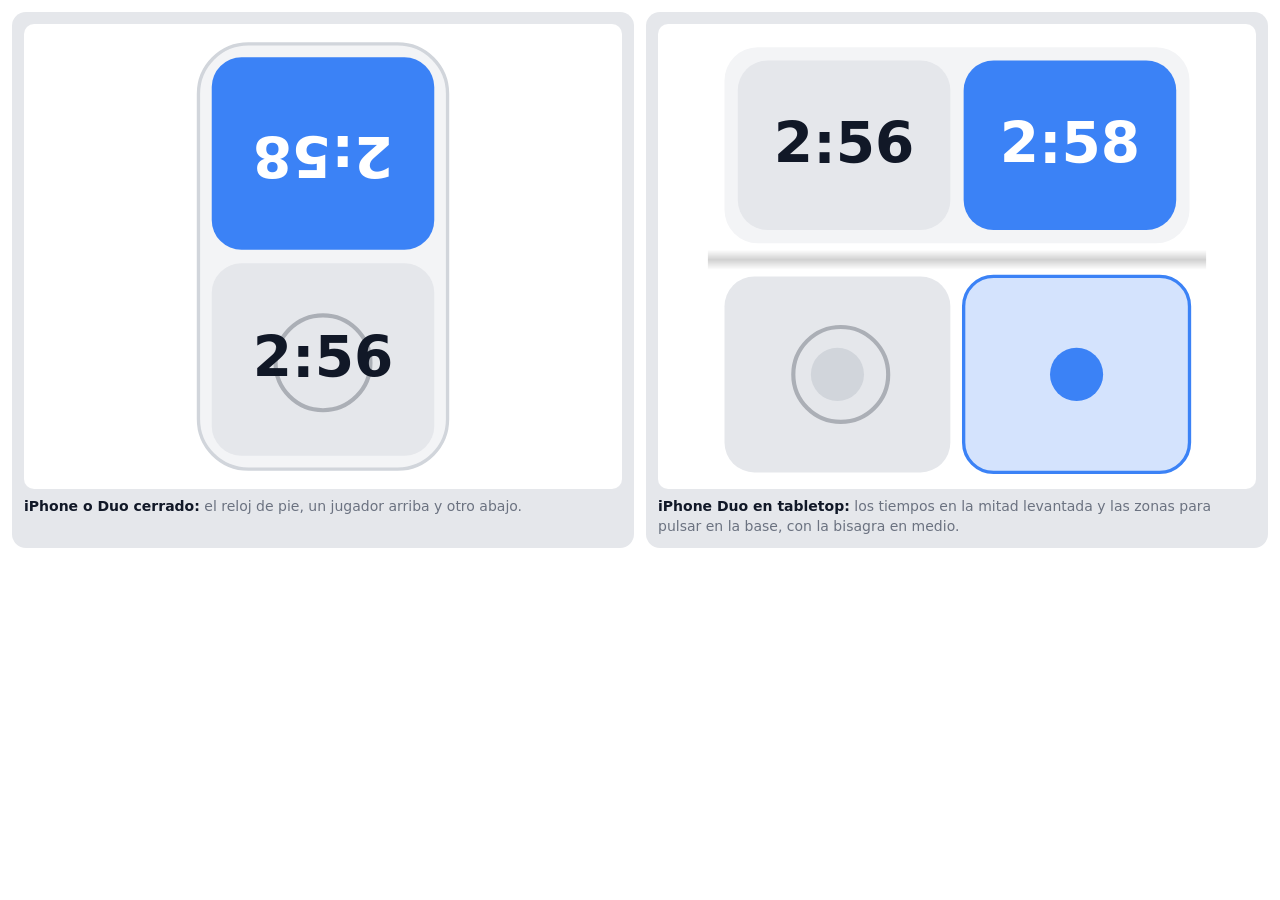
<file: static/demos/motion-clock/index.html>
<!doctype html>
<html lang="es">
<head>
<meta charset="utf-8">
<meta name="viewport" content="width=device-width, initial-scale=1">
<title>La escena del reloj, de dos formas</title>
<style>
  :root { --bg:#ffffff; --surface:#E5E7EB; --text:#111827; --text2:#6B7280; --accent:#3B82F6; }
  :root[data-theme="dark"] { --bg:#111827; --surface:#1F2937; --text:#ffffff; --text2:#9CA3AF; }
  * { box-sizing:border-box; }
  html, body { margin:0; overflow:hidden; background:var(--bg); color:var(--text); font:14px/1.4 -apple-system, BlinkMacSystemFont, "Segoe UI", system-ui, sans-serif; }
  .wrap { display:grid; grid-template-columns:1fr 1fr; gap:12px; padding:12px; }
  @media (max-width: 560px) { .wrap { grid-template-columns:1fr; } }
  figure { margin:0; background:var(--surface); border-radius:14px; padding:12px; }
  .stage { border-radius:10px; background:var(--bg); }
  .stage canvas { display:block; width:100%; aspect-ratio:360 / 280; }
  figcaption { margin-top:8px; color:var(--text2); }
  figcaption b { color:var(--text); }
</style>
</head>
<body>
<div class="wrap">
  <figure>
    <div class="stage mc" data-scheme="dark"><canvas id="phone" role="img"></canvas></div>
    <figcaption data-i18n="c_phone"></figcaption>
  </figure>
  <figure>
    <div class="stage mc" data-scheme="dark"><canvas id="fold" role="img"></canvas></div>
    <figcaption data-i18n="c_fold"></figcaption>
  </figure>
</div>
<!-- La escena del reloj del kit de diseño de MindChess (copia de design-iphone/assets/motion.js en ../motion-scene/assets),
     con la opción fold que la app activa cuando el iPhone Duo está en tabletop. -->
<script>window.UI = { base: "../motion-scene/" };</script>
<script src="../motion-scene/assets/motion.js"></script>
<script>
// ---- Idioma: ?lang=es (por defecto) o ?lang=en ----
const params = new URLSearchParams(location.search);
const LANG = params.get("lang") === "en" ? "en" : "es";
const TX = {
  es: {
    title: "La escena del reloj, de dos formas",
    c_phone: "<b>iPhone o Duo cerrado:</b> el reloj de pie, un jugador arriba y otro abajo.",
    c_fold: "<b>iPhone Duo en tabletop:</b> los tiempos en la mitad levantada y las zonas para pulsar en la base, con la bisagra en medio.",
    a_phone: "Reloj de ajedrez en vertical: los dos tiempos, uno girado para el rival, y cada pulsación pasa el turno",
    a_fold: "Reloj de ajedrez en tabletop: los tiempos arriba, las zonas de pulsación abajo y la bisagra entre ellas",
  },
  en: {
    title: "The clock scene, two ways",
    c_phone: "<b>iPhone or closed Duo:</b> the clock standing up, one player at the top and one at the bottom.",
    c_fold: "<b>iPhone Duo in tabletop:</b> the times on the raised half and the tap areas on the base, with the hinge in between.",
    a_phone: "Upright chess clock: both times, one turned for the opponent, and each tap passes the turn",
    a_fold: "Tabletop chess clock: the times on top, the tap areas below and the hinge between them",
  },
};
const tr = (k) => TX[LANG][k];
document.documentElement.lang = LANG; document.title = tr("title");
document.querySelectorAll("[data-i18n]").forEach((el) => { el.innerHTML = tr(el.dataset.i18n); });

// ---- Las dos escenas: la misma función draw(t) con fold apagado y encendido ----
const M = window.MOTION, def = M.scenes.clock;
const phone = document.getElementById("phone"), fold = document.getElementById("fold");
phone._motion = { def, opts: {} }; fold._motion = { def, opts: { fold: true } };
phone.setAttribute("aria-label", tr("a_phone")); fold.setAttribute("aria-label", tr("a_fold"));
// con Reducir movimiento en el sistema, el fotograma quieto, como en la app
const reduce = matchMedia("(prefers-reduced-motion: reduce)").matches, t0 = performance.now();
function tick(now) {
  const t = reduce ? def.still : (((now - t0) / 1000) % (def.dur / def.speed)) * def.speed;
  M.render(phone, t); M.render(fold, t);
  requestAnimationFrame(tick);
}

// ---- Tema: sigue al blog (postMessage) o al sistema ----
function setTheme(th) { document.documentElement.dataset.theme = th; document.querySelectorAll(".stage").forEach((s) => s.dataset.scheme = th); }
setTheme(params.get("theme") || (matchMedia("(prefers-color-scheme: dark)").matches ? "dark" : "light"));
addEventListener("message", e => { if (e.data && e.data.nsdemoTheme) setTheme(e.data.nsdemoTheme); });
requestAnimationFrame(tick);
// ---- Alto: le dice al blog cuánto mide, para que el iframe tenga justo ese alto y no haga scroll ----
function sendHeight() { if (parent !== window) parent.postMessage({ nsdemoHeight: Math.ceil(document.body.getBoundingClientRect().height) }, "*"); }
new ResizeObserver(sendHeight).observe(document.body);
addEventListener("load", sendHeight);
</script>
</body>
</html>
</file>
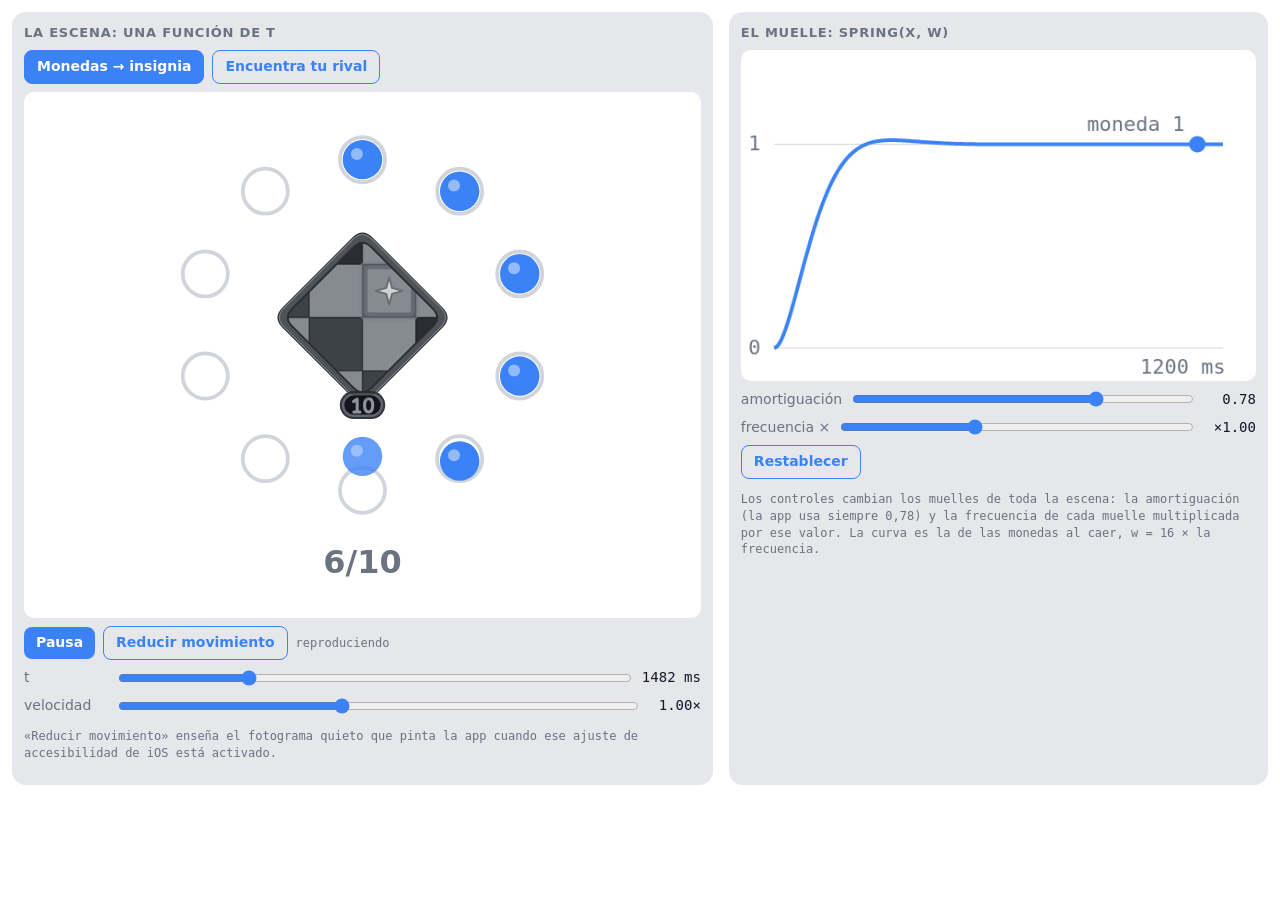
<file: static/demos/motion-scene/index.html>
<!doctype html>
<html lang="es">
<head>
<meta charset="utf-8">
<meta name="viewport" content="width=device-width, initial-scale=1">
<title>Escenas de MindChess · draw(t)</title>
<style>
  :root { --bg:#ffffff; --surface:#E5E7EB; --skeleton:#D1D5DB; --text:#111827; --text2:#6B7280; --accent:#3B82F6; --line:#D1D5DB; }
  :root[data-theme="dark"] { --bg:#111827; --surface:#1F2937; --skeleton:#374151; --text:#ffffff; --text2:#9CA3AF; --line:#374151; }
  * { box-sizing:border-box; }
  [hidden] { display:none !important; }
  html, body { margin:0; overflow:hidden; background:var(--bg); color:var(--text); font:14px/1.4 -apple-system, BlinkMacSystemFont, "Segoe UI", system-ui, sans-serif; }
  .wrap { display:grid; grid-template-columns: 1.3fr 1fr; gap:16px; padding:12px; }
  @media (max-width: 640px) { .wrap { grid-template-columns: 1fr; } }
  .card { background:var(--surface); border-radius:14px; padding:12px; }
  h2 { font-size:13px; text-transform:uppercase; letter-spacing:.06em; color:var(--text2); margin:0 0 8px; }
  .stage { border-radius:10px; background:var(--bg); }
  .stage canvas { display:block; width:100%; aspect-ratio:360 / 280; }
  #curve { width:100%; display:block; border-radius:10px; background:var(--bg); }
  .row { display:flex; align-items:center; gap:8px; margin-top:8px; flex-wrap:wrap; }
  .row label { color:var(--text2); min-width:84px; }
  input[type=range] { flex:1; accent-color:var(--accent); min-width:120px; }
  button { background:var(--accent); color:#fff; border:0; border-radius:8px; padding:6px 12px; font:inherit; font-weight:600; cursor:pointer; }
  button.ghost { background:transparent; color:var(--accent); border:1.5px solid var(--accent); }
  button[aria-pressed="true"].ghost { background:var(--accent); color:#fff; }
  .mono { font-family: ui-monospace, SFMono-Regular, Menlo, monospace; font-size:12px; color:var(--text2); }
  .val { font-family: ui-monospace, SFMono-Regular, Menlo, monospace; min-width:52px; text-align:right; }
</style>
</head>
<body>
<div class="wrap">
  <section class="card">
    <h2 data-i18n="h_scene">La escena: una función de t</h2>
    <div class="row" id="picker" style="margin:0 0 8px" role="group" data-i18n-aria="a_pick" aria-label="Escena">
      <button class="ghost" data-scene="coins" data-i18n="coins">Monedas → insignia</button>
      <button class="ghost" data-scene="bots" data-i18n="bots">Encuentra tu rival</button>
    </div>
    <div class="stage mc" id="stage" data-scheme="dark"><canvas id="scene" role="img"></canvas></div>
    <div class="row">
      <button id="play" data-i18n="pause">Pausa</button>
      <button id="still" class="ghost" aria-pressed="false" data-i18n="still_btn" data-i18n-title="still_help">Reducir movimiento</button>
      <span class="mono" id="state"></span>
    </div>
    <div class="row">
      <label for="t">t</label>
      <input id="t" type="range" min="0" max="6" step="0.01" value="0">
      <span class="val" id="tval">0 ms</span>
    </div>
    <div class="row">
      <label for="speed" data-i18n="speed">velocidad</label>
      <input id="speed" type="range" min="0.25" max="2" step="0.05" value="1">
      <span class="val" id="speedval">1.00×</span>
    </div>
    <p class="mono" data-i18n="still_help"></p>
  </section>
  <section class="card">
    <h2 data-i18n="h_spring">El muelle: spring(x, w)</h2>
    <canvas id="curve" width="560" height="360" data-i18n-aria="a_curve" aria-label="Curva del muelle amortiguado"></canvas>
    <div class="row">
      <label for="z" data-i18n="damping">amortiguación</label>
      <input id="z" type="range" min="0.2" max="1" step="0.01" value="0.78">
      <span class="val" id="zval">0.78</span>
    </div>
    <div class="row">
      <label for="w" data-i18n="freq">frecuencia ×</label>
      <input id="w" type="range" min="0.4" max="2" step="0.05" value="1">
      <span class="val" id="wval">×1.00</span>
    </div>
    <div class="row"><button id="reset" class="ghost" data-i18n="reset">Restablecer</button></div>
    <p class="mono" id="note"></p>
  </section>
</div>
<!-- Las escenas son las del kit de diseño de MindChess, sin tocar: assets/motion.js es una copia de
     design-iphone/assets/motion.js, con las piezas, los avatares de los bots y la insignia que usan. -->
<script src="assets/badges.js"></script>
<script>
// El motion.js del kit se carga tal cual, con un solo cambio al vuelo: su muelle S lee la amortiguación y un
// multiplicador de la frecuencia de MOTION_TUNE, para que los controles de la curva muevan la escena de verdad.
window.MOTION_TUNE = { z: 0.78, k: 1 };
window.motionReady = fetch("assets/motion.js").then((r) => r.text()).then((src) => {
  const from = "const z = 0.78, wd = w * Math.sqrt(1 - z * z), e = Math.exp(-z * w * x);";
  if (!src.includes(from)) throw new Error("motion.js: no encuentro el muelle S");
  const to = "w *= MOTION_TUNE.k; const z = MOTION_TUNE.z;\n    if (z >= 0.999) { const e = Math.exp(-w * x); return 1 - e * (1 + w * x); }\n    const wd = w * Math.sqrt(1 - z * z), e = Math.exp(-z * w * x);";
  const el = document.createElement("script"); el.textContent = src.replace(from, to); document.head.appendChild(el);
});
</script>
<script>
window.motionReady.then(() => {
// ---- Idioma: ?lang=es (por defecto) o ?lang=en ----
const params = new URLSearchParams(location.search);
const LANG = params.get("lang") === "en" ? "en" : "es";
const TX = {
  es: {
    title: "Escenas de MindChess · draw(t)", h_scene: "La escena: una función de t", a_pick: "Escena", coins: "Monedas → insignia", bots: "Encuentra tu rival",
    pause: "Pausa", play: "Reproducir", still_btn: "Reducir movimiento",
    still_help: "«Reducir movimiento» enseña el fotograma quieto que pinta la app cuando ese ajuste de accesibilidad de iOS está activado.", speed: "velocidad", h_spring: "El muelle: spring(x, w)", a_curve: "Curva del muelle amortiguado",
    damping: "amortiguación", freq: "frecuencia ×", reset: "Restablecer", playing: "reproduciendo", paused: "en pausa: arrastra t", still: (s) => `fotograma quieto (stillTime, ${s})`,
    a_coins: "Diez monedas caen en un anillo y se funden en una insignia", a_bots: "Aparecen tres rivales, se elige a Sofía, se sienta junto al tablero y se juega 1.e4 e5",
    m_coins: "moneda 1", m_bots: "Sofía se sienta",
    n_coins: "Los controles cambian los muelles de toda la escena: la amortiguación (la app usa siempre 0,78) y la frecuencia de cada muelle multiplicada por ese valor. La curva es la de las monedas al caer, w = 16 × la frecuencia.",
    n_bots: "Los controles cambian los muelles de toda la escena: la amortiguación (la app usa siempre 0,78) y la frecuencia de cada muelle multiplicada por ese valor. La curva es la de Sofía yendo a su sitio, w = 9 × la frecuencia.",
  },
  en: {
    title: "MindChess scenes · draw(t)", h_scene: "The scene: a function of t", a_pick: "Scene", coins: "Coins → badge", bots: "Find your rival",
    pause: "Pause", play: "Play", still_btn: "Reduce Motion",
    still_help: "“Reduce Motion” shows the still frame the app draws when that iOS accessibility setting is on.", speed: "speed", h_spring: "The spring: spring(x, w)", a_curve: "Damped spring curve",
    damping: "damping", freq: "frequency ×", reset: "Reset", playing: "playing", paused: "paused: drag t", still: (s) => `still frame (stillTime, ${s})`,
    a_coins: "Ten coins drop into a ring and melt into a badge", a_bots: "Three rivals appear, Sofía is picked, she sits down by the board and 1.e4 e5 is played",
    m_coins: "coin 1", m_bots: "Sofía sits down",
    n_coins: "The controls change every spring in the scene: the damping (the app always uses 0.78) and each spring's frequency multiplied by this value. The curve is the falling coins', w = 16 × the frequency.",
    n_bots: "The controls change every spring in the scene: the damping (the app always uses 0.78) and each spring's frequency multiplied by this value. The curve is Sofía moving to her seat, w = 9 × the frequency.",
  },
};
const tr = (k) => TX[LANG][k];
document.documentElement.lang = LANG; document.title = tr("title");
document.querySelectorAll("[data-i18n]").forEach((el) => { el.textContent = tr(el.dataset.i18n); });
document.querySelectorAll("[data-i18n-title]").forEach((el) => { el.title = tr(el.dataset.i18nTitle); });
document.querySelectorAll("[data-i18n-aria]").forEach((el) => { el.setAttribute("aria-label", tr(el.dataset.i18nAria)); });

// ---- La curva que se marca en cada escena: el muelle que mueve la pieza principal ----
const FOCUS = { coins: { w: 16, start: 0.35, mark: "m_coins" }, bots: { w: 9, start: 2.0, mark: "m_bots" } };
const M = window.MOTION;
// el mismo muelle que M.S del kit con los valores de MOTION_TUNE, para dibujar la curva del elemento resaltado
const T = window.MOTION_TUNE;
let W_CURVE = 16;
function spring(x, w, z = T.z) {
  if (x <= 0) return 0;
  if (z >= 0.999) { const e = Math.exp(-w * x); return 1 - e * (1 + w * x); }
  const wd = w * Math.sqrt(1 - z * z), e = Math.exp(-z * w * x);
  return 1 - e * (Math.cos(wd * x) + (z * w / wd) * Math.sin(wd * x));
}

// ---- Reproducción: como MotionSceneView (el tiempo de la escena es t; con su speed, la app la recorre más deprisa) ----
const sc = document.getElementById("scene"), stage = document.getElementById("stage");
const tInput = document.getElementById("t"), tval = document.getElementById("tval");
const playBtn = document.getElementById("play"), stillBtn = document.getElementById("still"), stateEl = document.getElementById("state");
const speedInput = document.getElementById("speed"), speedval = document.getElementById("speedval");
let name = params.get("scene") === "bots" ? "bots" : "coins", def;
// con ?scene= la escena queda fija (el blog pone cada una en su sitio); sin él, se puede elegir
if (params.has("scene")) document.getElementById("picker").hidden = true;
let playing = true, reduceMotion = false, t = 0, last = performance.now(), speed = 1;

function pick(n) {
  name = n; def = M.scenes[n]; t = 0;
  sc._motion = { def, opts: {} };
  sc.setAttribute("aria-label", tr("a_" + n));
  tInput.max = def.dur;
  speed = def.speed; speedInput.value = speed; speedval.textContent = speed.toFixed(2) + "×";
  showTune();
  document.getElementById("note").textContent = tr("n_" + n);
  document.querySelectorAll("[data-scene]").forEach((b) => b.setAttribute("aria-pressed", b.dataset.scene === n));
  render();
}
function render() {
  const time = reduceMotion ? def.still : t;
  M.render(sc, time);
  tInput.value = time; tval.textContent = Math.round(time * 1000) + " ms";
  stateEl.textContent = reduceMotion ? tr("still")(Math.round(def.still * 1000) + " ms") : playing ? tr("playing") : tr("paused");
  drawCurve(time);
}
function tick(now) {
  const dt = (now - last) / 1000; last = now;
  if (playing && !reduceMotion) t = (t + dt * speed) % def.dur;
  render(); // también en pausa: las piezas y los avatares se ven en cuanto cargan
  requestAnimationFrame(tick);
}
document.querySelectorAll("[data-scene]").forEach((b) => b.onclick = () => pick(b.dataset.scene));
playBtn.onclick = () => { playing = !playing; playBtn.textContent = playing ? tr("pause") : tr("play"); };
stillBtn.onclick = () => { reduceMotion = !reduceMotion; stillBtn.setAttribute("aria-pressed", reduceMotion); };
tInput.oninput = () => { playing = false; reduceMotion = false; stillBtn.setAttribute("aria-pressed", false); playBtn.textContent = tr("play"); t = +tInput.value; };
speedInput.oninput = () => { speed = +speedInput.value; speedval.textContent = speed.toFixed(2) + "×"; };

// ---- La curva ----
const cc = document.getElementById("curve"), cctx = cc.getContext("2d");
const css = (v) => getComputedStyle(document.documentElement).getPropertyValue(v).trim();
function drawCurve(time) {
  const W = cc.width, H = cc.height, pad = 36, X = 1.2;
  cctx.clearRect(0, 0, W, H);
  const px = x => pad + (x / X) * (W - 2 * pad), py = y => H - pad - (y / 1.3) * (H - 2 * pad);
  cctx.strokeStyle = css("--line"); cctx.lineWidth = 1;
  [0, 1].forEach(y => { cctx.beginPath(); cctx.moveTo(pad, py(y)); cctx.lineTo(W - pad, py(y)); cctx.stroke(); });
  cctx.fillStyle = css("--text2"); cctx.font = "22px ui-monospace, Menlo, monospace";
  cctx.fillText("1", 8, py(1) + 7); cctx.fillText("0", 8, py(0) + 7); cctx.fillText(Math.round(X * 1000) + " ms", W - pad - 90, H - 8);
  cctx.beginPath();
  for (let i = 0; i <= 240; i++) { const x = i / 240 * X, y = spring(x, W_CURVE); i ? cctx.lineTo(px(x), py(y)) : cctx.moveTo(px(x), py(y)); }
  cctx.strokeStyle = css("--accent"); cctx.lineWidth = 4; cctx.stroke();
  const f = FOCUS[name], x = time - f.start;
  if (x > 0 && x < X) {
    const right = x > X * 0.6;
    cctx.beginPath(); cctx.arc(px(x), py(spring(x, W_CURVE)), 9, 0, Math.PI * 2); cctx.fillStyle = css("--accent"); cctx.fill();
    cctx.fillStyle = css("--text2"); cctx.textAlign = right ? "right" : "left";
    cctx.fillText(tr(f.mark), px(x) + (right ? -14 : 14), py(spring(x, W_CURVE)) - 14); cctx.textAlign = "left";
  }
}
// ---- Amortiguación y frecuencia: mueven los muelles de la escena (MOTION_TUNE) y la curva ----
const zIn = document.getElementById("z"), wIn = document.getElementById("w");
function showTune() {
  W_CURVE = FOCUS[name].w * T.k; zIn.value = T.z; wIn.value = T.k;
  document.getElementById("zval").textContent = T.z.toFixed(2);
  document.getElementById("wval").textContent = "×" + T.k.toFixed(2);
}
// si la escena está quieta o ya pasó el muelle resaltado, vuelve justo antes de él para que se vea el cambio
function replay() {
  const f = FOCUS[name];
  if (!playing || reduceMotion || t < f.start - 0.3 || t > f.start + 1.2) {
    t = Math.max(0, f.start - 0.25); playing = true; reduceMotion = false;
    playBtn.textContent = tr("pause"); stillBtn.setAttribute("aria-pressed", false);
  }
}
zIn.oninput = () => { T.z = +zIn.value; showTune(); replay(); };
wIn.oninput = () => { T.k = +wIn.value; showTune(); replay(); };
document.getElementById("reset").onclick = () => { T.z = 0.78; T.k = 1; showTune(); replay(); };

// ---- Tema: sigue al blog (postMessage) o al sistema; la escena usa la paleta del kit para ese esquema ----
function setTheme(th) { document.documentElement.dataset.theme = th; stage.dataset.scheme = th; }
setTheme(params.get("theme") || (matchMedia("(prefers-color-scheme: dark)").matches ? "dark" : "light"));
addEventListener("message", e => { if (e.data && e.data.nsdemoTheme) setTheme(e.data.nsdemoTheme); });
pick(name);
requestAnimationFrame(tick);
// ---- Alto: le dice al blog cuánto mide, para que el iframe tenga justo ese alto y no haga scroll ----
function sendHeight() { if (parent !== window) parent.postMessage({ nsdemoHeight: Math.ceil(document.body.getBoundingClientRect().height) }, "*"); }
new ResizeObserver(sendHeight).observe(document.body);
addEventListener("load", sendHeight);
sendHeight();
});
</script>
</body>
</html>
</file>
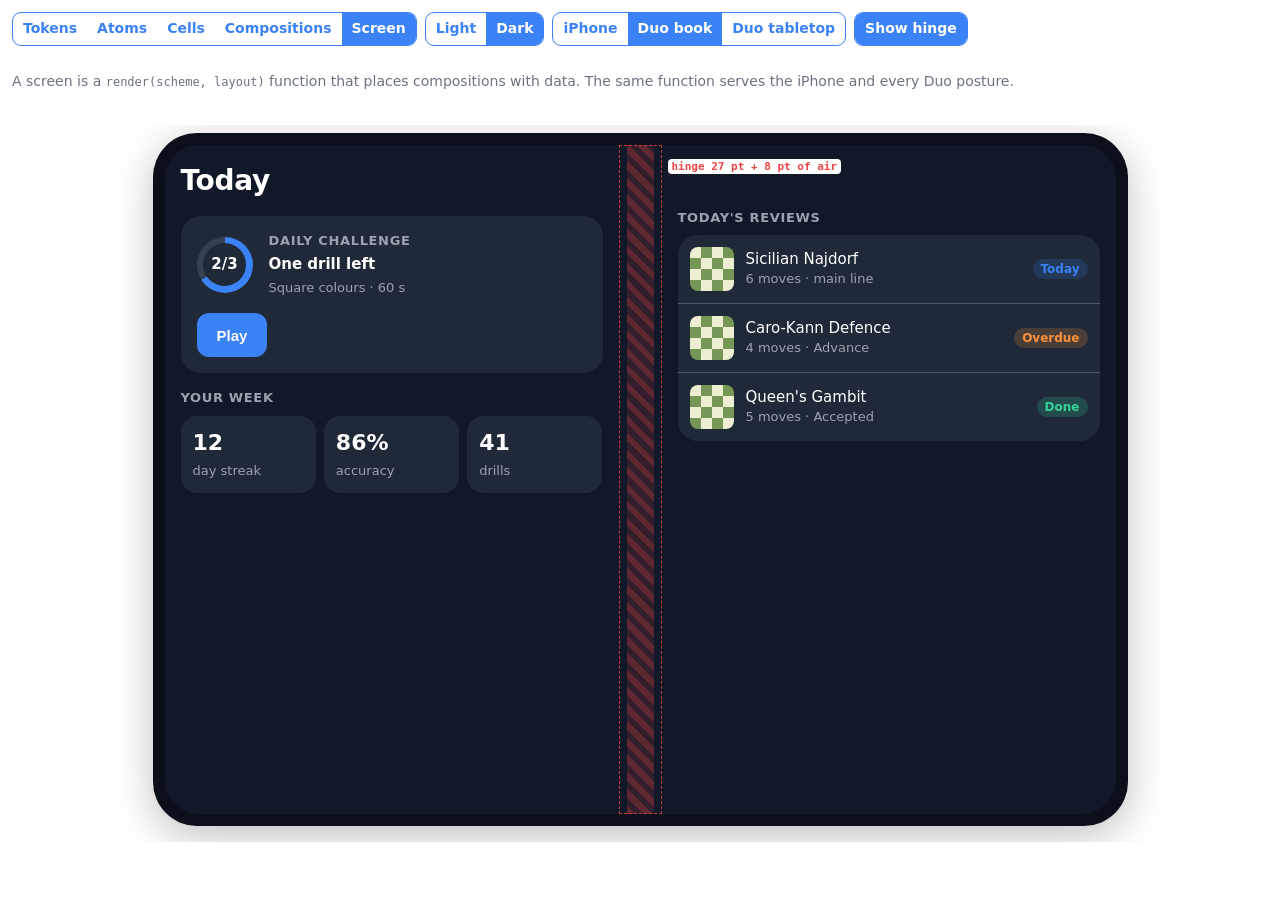
<file: static/demos/kit-explorer/en/index.html>
<!doctype html>
<html lang="en">
<head>
<meta charset="utf-8">
<meta name="viewport" content="width=device-width, initial-scale=1">
<title>From token to screen</title>
<style>
  /* The demo page follows the blog theme; the "kit" inside has its own scheme. */
  :root { --pg-bg:#ffffff; --pg-text:#111827; --pg-text2:#6B7280; --pg-line:#E5E7EB; --pg-accent:#3B82F6; }
  :root[data-theme="dark"] { --pg-bg:#111827; --pg-text:#F9FAFB; --pg-text2:#9CA3AF; --pg-line:#374151; }
  * { box-sizing:border-box; }
  html, body { margin:0; background:var(--pg-bg); color:var(--pg-text); font:14px/1.4 -apple-system, BlinkMacSystemFont, "Segoe UI", system-ui, sans-serif; }
  .bar { display:flex; flex-wrap:wrap; gap:8px; padding:12px; align-items:center; }
  .seg { display:inline-flex; border:1.5px solid var(--pg-accent); border-radius:9px; overflow:hidden; }
  .seg button { background:transparent; color:var(--pg-accent); border:0; padding:6px 10px; font:inherit; font-weight:600; cursor:pointer; }
  .seg button[aria-pressed="true"] { background:var(--pg-accent); color:#fff; }
  .note { padding:0 12px 6px; color:var(--pg-text2); min-height:2.8em; }
  .stage { display:flex; justify-content:center; align-items:flex-start; padding:8px 12px 16px; overflow:hidden; }
  .scaler { transform-origin: top center; }
  code { font-family: ui-monospace, SFMono-Regular, Menlo, monospace; font-size:12px; }

  /* ---------- The kit: tokens 1:1 with Color+Root.swift ---------- */
  .kit {
    --ebony:#111827; --ebonyClay:#1F2937; --athensGray:#E5E7EB; --oxfordBlue:#374151; --grayChateau:#9CA3AF; --paleSky:#6B7280;
    --mischka:#D1D5DB; --dodgerBlue:#3B82F6; --shamrock:#34D399; --neonCarrot:#FB923C; --ecstasy:#F97316; --heliotrope:#A78BFA; --malibu:#60A5FA; --candlelight:#DEBA13;
    --g: 4px; /* grid(n) = 4n */
    font-family: -apple-system, BlinkMacSystemFont, "SF Pro Text", system-ui, sans-serif;
  }
  .kit.light { --background:#fff; --surface:var(--athensGray); --skeleton:var(--mischka); --text:var(--ebony); --text2:var(--paleSky); --border:var(--mischka); }
  .kit.dark  { --background:var(--ebony); --surface:var(--ebonyClay); --skeleton:var(--oxfordBlue); --text:#fff; --text2:var(--grayChateau); --border:var(--grayChateau); }
  .kit { background:var(--background); color:var(--text); }

  /* atoms */
  .a-title { font-size:28px; font-weight:700; letter-spacing:-.01em; }
  .a-head { font-size:13px; font-weight:600; text-transform:uppercase; letter-spacing:.05em; color:var(--text2); }
  .a-body { font-size:15px; }
  .a-sub { font-size:13px; color:var(--text2); }
  .a-btn { display:inline-flex; align-items:center; justify-content:center; height:calc(var(--g) * 11); padding:0 calc(var(--g) * 5); border-radius:calc(var(--g) * 3); background:var(--dodgerBlue); color:#fff; font-weight:600; font-size:15px; border:0; }
  .a-btn.secondary { background:transparent; color:var(--dodgerBlue); border:1.5px solid var(--dodgerBlue); }
  .a-pill { display:inline-block; padding:2px calc(var(--g) * 2); border-radius:99px; font-size:12px; font-weight:600; }
  .a-pill.ok { background:color-mix(in srgb, var(--shamrock) 20%, transparent); color:var(--shamrock); }
  .a-pill.pending { background:color-mix(in srgb, var(--dodgerBlue) 18%, transparent); color:var(--dodgerBlue); }
  .a-pill.timer { background:color-mix(in srgb, var(--neonCarrot) 20%, transparent); color:var(--neonCarrot); }
  .a-thumb { width:calc(var(--g) * 11); height:calc(var(--g) * 11); border-radius:calc(var(--g) * 2); flex:none; display:grid; grid-template:repeat(4,1fr)/repeat(4,1fr); overflow:hidden; }
  .a-thumb i:nth-child(odd) { background:#EEEED2; } .a-thumb i:nth-child(even) { background:#769656; }
  .a-thumb i:nth-child(n+5):nth-child(-n+8):nth-child(odd) { background:#769656; } .a-thumb i:nth-child(n+5):nth-child(-n+8):nth-child(even) { background:#EEEED2; }
  .a-thumb i:nth-child(n+13):nth-child(odd) { background:#769656; } .a-thumb i:nth-child(n+13):nth-child(even) { background:#EEEED2; }
  .a-ring { width:calc(var(--g) * 14); height:calc(var(--g) * 14); border-radius:50%; background:conic-gradient(var(--dodgerBlue) 0 66%, var(--skeleton) 0); display:grid; place-items:center; flex:none; }
  .a-ring span { width:78%; height:78%; border-radius:50%; background:var(--surface); display:grid; place-items:center; font-weight:700; font-size:15px; }

  /* cells */
  .c-row { display:flex; align-items:center; gap:calc(var(--g) * 3); padding:calc(var(--g) * 3); }
  .c-row + .c-row { border-top:1px solid color-mix(in srgb, var(--border) 40%, transparent); }
  .c-row .grow { flex:1; min-width:0; }
  .c-tile { background:var(--surface); border-radius:calc(var(--g) * 4); padding:calc(var(--g) * 3); display:flex; flex-direction:column; gap:calc(var(--g) * 1); }
  .c-tile b { font-size:22px; }

  /* compositions */
  .m-card { background:var(--surface); border-radius:calc(var(--g) * 5); overflow:hidden; }
  .m-hero { display:flex; gap:calc(var(--g) * 4); align-items:center; padding:calc(var(--g) * 4); }
  .m-section { display:flex; flex-direction:column; gap:calc(var(--g) * 2); }
  .m-tiles { display:grid; grid-template-columns:1fr 1fr 1fr; gap:calc(var(--g) * 2); }

  /* screens and devices */
  .device { position:relative; border-radius:44px; padding:12px; background:#0B0F19; box-shadow:0 10px 40px rgba(0,0,0,.25); }
  .screen { position:relative; border-radius:34px; overflow:hidden; }
  .screen-inner { position:absolute; inset:0; overflow:hidden; display:flex; }
  .page { padding:calc(var(--g) * 4); display:flex; flex-direction:column; gap:calc(var(--g) * 4); overflow:hidden; }
  .hinge { position:absolute; background:repeating-linear-gradient(45deg, rgba(239,68,68,.35) 0 6px, rgba(239,68,68,.15) 6px 12px); pointer-events:none; }
  .air { position:absolute; border:1px dashed rgba(239,68,68,.8); pointer-events:none; }
  .tabbar { margin-top:auto; display:flex; justify-content:space-around; padding:calc(var(--g) * 2) 0; color:var(--text2); font-size:11px; border-top:1px solid color-mix(in srgb, var(--border) 30%, transparent); }
  .tabbar .on { color:var(--dodgerBlue); font-weight:600; }
  .basebar { display:flex; align-items:center; gap:calc(var(--g) * 3); height:76px; padding:0 calc(var(--g) * 4); border-top:1px solid color-mix(in srgb, var(--border) 30%, transparent); }
  .tag { position:absolute; font:600 11px ui-monospace, Menlo, monospace; color:#EF4444; background:var(--pg-bg); padding:1px 4px; border-radius:4px; }

  /* levels */
  .swatches { display:grid; grid-template-columns:repeat(auto-fill, minmax(118px, 1fr)); gap:8px; width:min(720px, 100%); }
  .sw { border-radius:10px; overflow:hidden; border:1px solid var(--pg-line); font-size:12px; }
  .sw div { height:44px; }
  .sw p { margin:0; padding:6px 8px; }
  .sw p span { display:block; color:var(--pg-text2); font-family:ui-monospace, Menlo, monospace; font-size:11px; }
  .gridrow { display:flex; gap:10px; align-items:flex-end; margin-top:14px; flex-wrap:wrap; }
  .gridrow div { background:var(--pg-accent); border-radius:3px; }
  .gridrow span { display:block; font:11px ui-monospace, Menlo, monospace; color:var(--pg-text2); margin-top:4px; text-align:center; }
  .board-level { padding:20px; border-radius:16px; display:flex; flex-direction:column; gap:16px; width:min(720px, 100%); }
  .board-level .lbl { font:11px ui-monospace, Menlo, monospace; color:var(--text2); margin-bottom:6px; }
  .inline { display:flex; gap:12px; flex-wrap:wrap; align-items:center; }
</style>
</head>
<body>
<div class="bar">
  <div class="seg" id="levels" role="group" aria-label="Level">
    <button data-v="tokens">Tokens</button><button data-v="atoms">Atoms</button><button data-v="cells">Cells</button><button data-v="comps">Compositions</button><button data-v="screen">Screen</button>
  </div>
  <div class="seg" id="scheme" role="group" aria-label="Scheme">
    <button data-v="light">Light</button><button data-v="dark">Dark</button>
  </div>
  <div class="seg" id="device" role="group" aria-label="Device">
    <button data-v="iphone">iPhone</button><button data-v="book">Duo book</button><button data-v="tabletop">Duo tabletop</button>
  </div>
  <div class="seg" id="rules" role="group" aria-label="Rules">
    <button data-v="on">Show hinge</button>
  </div>
</div>
<p class="note" id="note"></p>
<div class="stage"><div class="scaler" id="scaler"><div id="out"></div></div></div>

<script>
// State
const st = { level: "screen", scheme: "dark", device: "book", rules: true };
const notes = {
  tokens: "The colour primitives are the ones in <code>Color+Root.swift</code>, copied 1:1 into CSS variables. Spacing uses the same grid: <code>grid(n) = 4n</code>.",
  atoms: "Atoms: text, buttons, status pills, thumbnails. They only use tokens: switching the scheme changes the semantic tokens, not the atom.",
  cells: "Cells: one atom next to another with grid padding. A review row is thumbnail + title + subtitle + pill.",
  comps: "Compositions: cells grouped into cards and sections. There is hierarchy now, but no data or screen yet.",
  screen: "A screen is a <code>render(scheme, layout)</code> function that places compositions with data. The same function serves the iPhone and every Duo posture."
};

// ---------- "Kit" helpers (a trimmed-down version of MindChess's K.*) ----------
const K = {
  thumb: () => `<div class="a-thumb">${"<i></i>".repeat(16)}</div>`,
  pill: (kind, text) => `<span class="a-pill ${kind}">${text}</span>`,
  btn: (text, secondary) => `<button class="a-btn ${secondary ? "secondary" : ""}">${text}</button>`,
  row: (title, sub, pill) => `<div class="c-row">${K.thumb()}<div class="grow"><div class="a-body">${title}</div><div class="a-sub">${sub}</div></div>${pill || ""}</div>`,
  tile: (n, label) => `<div class="c-tile"><b>${n}</b><span class="a-sub">${label}</span></div>`,
  challenge: () => `<div class="m-card"><div class="m-hero"><div class="a-ring"><span>2/3</span></div><div class="grow"><div class="a-head">Daily challenge</div><div class="a-body" style="font-weight:600;margin:4px 0">One drill left</div><div class="a-sub">Square colours · 60 s</div></div></div><div style="padding:0 16px 16px">${K.btn("Play")}</div></div>`,
  review: () => `<div class="m-section"><div class="a-head">Today's reviews</div><div class="m-card">${K.row("Sicilian Najdorf", "6 moves · main line", K.pill("pending", "Today"))}${K.row("Caro-Kann Defence", "4 moves · Advance", K.pill("timer", "Overdue"))}${K.row("Queen's Gambit", "5 moves · Accepted", K.pill("ok", "Done"))}</div></div>`,
  week: () => `<div class="m-section"><div class="a-head">Your week</div><div class="m-tiles">${K.tile("12", "day streak")}${K.tile("86%", "accuracy")}${K.tile("41", "drills")}</div></div>`,
  tabbar: () => `<div class="tabbar"><span class="on">Today</span><span>Train</span><span>Study</span><span>Games</span><span>You</span></div>`,
};

// ---------- The "Today" screen: one function per screen ----------
const screens = {
  today: {
    id: "today", title: "Today",
    render(layout) {
      const title = `<div class="a-title">Today</div>`;
      if (layout.kind === "iphone")
        return `<div class="page" style="width:100%">${title}${K.challenge()}${K.review()}${K.week()}</div>`;
      if (layout.kind === "book") {
        // two pages, each 8 pt away from the hinge band
        const p = layout.pages;
        return `<div class="page" style="position:absolute;left:0;top:0;bottom:0;width:${p.first}px">${title}${K.challenge()}${K.week()}</div>
                <div class="page" style="position:absolute;left:${p.secondX}px;top:0;bottom:0;right:0;padding-top:64px">${K.review()}</div>`;
      }
      // tabletop: visuals on top (no buttons), touch targets below
      return `<div style="position:absolute;left:0;right:0;top:0;height:${layout.monitor}px;display:flex;align-items:center;justify-content:center;gap:28px;padding:16px">
                <div class="a-ring" style="width:150px;height:150px"><span style="font-size:30px">2/3</span></div>
                <div><div class="a-head">Daily challenge</div><div class="a-title" style="margin:6px 0">One left</div><div class="a-sub">12-day streak · 86% accuracy</div></div>
              </div>
              <div style="position:absolute;left:0;right:0;top:${layout.baseY}px;bottom:0;display:flex;flex-direction:column">
                <div class="basebar">${K.btn("Play")}<div class="a-head" style="margin-left:auto">Today</div></div>
                <div class="page" style="padding-top:8px">${K.review()}</div>
                ${K.tabbar()}
              </div>`;
    }
  }
};

// ---------- Duo geometry (same as MCFoldMetrics) ----------
const DUO = { w: 951, h: 669, hinge: [462, 489], air: 8 };
function deviceFrame(content, w, h, hinge) {
  const rules = st.rules && hinge ? hinge : "";
  return `<div class="device"><div class="screen kit ${st.scheme}" style="width:${w}px;height:${h}px"><div class="screen-inner">${content}</div>${rules}</div></div>`;
}

function render() {
  const out = document.getElementById("out");
  document.getElementById("note").innerHTML = notes[st.level];
  document.querySelectorAll("#device button, #rules button").forEach(b => b.disabled = st.level !== "screen");
  document.getElementById("device").style.opacity = document.getElementById("rules").style.opacity = st.level === "screen" ? 1 : .4;
  let html = "", natW = 720;
  if (st.level === "tokens") {
    const names = ["ebony", "ebonyClay", "athensGray", "oxfordBlue", "grayChateau", "paleSky", "mischka", "dodgerBlue", "shamrock", "neonCarrot", "ecstasy", "heliotrope", "malibu", "candlelight"];
    const probe = document.createElement("div"); probe.className = "kit"; document.body.appendChild(probe);
    const cs = getComputedStyle(probe);
    html = `<div class="swatches">${names.map(n => { const v = cs.getPropertyValue("--" + n).trim(); return `<div class="sw"><div style="background:${v}"></div><p>${n}<span>${v}</span></p></div>`; }).join("")}</div>
      <div class="gridrow">${[1, 2, 3, 4, 6, 8, 11].map(n => `<div><div style="width:${n * 4}px;height:${n * 4}px"></div><span>grid(${n})</span></div>`).join("")}</div>`;
    probe.remove();
  } else if (st.level === "atoms") {
    html = `<div class="kit ${st.scheme} board-level">
      <div><div class="lbl">text</div><div class="a-title">Today</div><div class="a-head">Today's reviews</div><div class="a-body">Sicilian Najdorf</div><div class="a-sub">6 moves · main line</div></div>
      <div><div class="lbl">buttons</div><div class="inline">${K.btn("Play")}${K.btn("Change", true)}</div></div>
      <div><div class="lbl">status pills</div><div class="inline">${K.pill("pending", "Today")}${K.pill("timer", "Overdue")}${K.pill("ok", "Done")}</div></div>
      <div><div class="lbl">thumbnail and ring</div><div class="inline">${K.thumb()}<div class="a-ring"><span>2/3</span></div></div></div></div>`;
  } else if (st.level === "cells") {
    html = `<div class="kit ${st.scheme} board-level">
      <div><div class="lbl">review row = thumbnail + text + pill</div><div style="background:var(--surface);border-radius:20px">${K.row("Sicilian Najdorf", "6 moves · main line", K.pill("pending", "Today"))}</div></div>
      <div><div class="lbl">tile = number + label</div><div style="width:160px">${K.tile("12", "day streak")}</div></div></div>`;
  } else if (st.level === "comps") {
    html = `<div class="kit ${st.scheme} board-level"><div class="lbl">challenge card</div>${K.challenge()}<div class="lbl">reviews section</div>${K.review()}<div class="lbl">week section</div>${K.week()}</div>`;
  } else {
    const s = screens.today;
    if (st.device === "iphone") {
      html = deviceFrame(s.render({ kind: "iphone" }) + `<div style="position:absolute;left:0;right:0;bottom:0">${K.tabbar()}</div>`, 390, 844);
      natW = 414;
    } else if (st.device === "book") {
      const first = DUO.hinge[0] - DUO.air, secondX = DUO.hinge[1] + DUO.air;
      const rules = `<div class="hinge" style="left:${DUO.hinge[0]}px;width:${DUO.hinge[1] - DUO.hinge[0]}px;top:0;bottom:0"></div>
        <div class="air" style="left:${first}px;width:${secondX - first}px;top:0;bottom:0"></div>
        <span class="tag" style="left:${DUO.hinge[1] + 14}px;top:14px">hinge 27 pt + 8 pt of air</span>`;
      html = deviceFrame(s.render({ kind: "book", pages: { first, secondX } }), DUO.w, DUO.h, rules);
      natW = DUO.w + 24;
    } else {
      const w = DUO.h, h = DUO.w, band = DUO.hinge, baseY = band[1] + DUO.air;
      const rules = `<div class="hinge" style="top:${band[0]}px;height:${band[1] - band[0]}px;left:0;right:0"></div>
        <span class="tag" style="right:12px;top:${band[0] - 22}px">monitor: nothing tappable</span>
        <span class="tag" style="right:12px;top:${band[1] + 12}px">base: everything you touch</span>`;
      html = deviceFrame(s.render({ kind: "tabletop", monitor: band[0], baseY }), w, h, rules);
      natW = w + 24;
    }
  }
  out.innerHTML = html;
  // scale to fit inside the iframe
  const avail = Math.max(260, document.querySelector(".stage").clientWidth - 24);
  const k = Math.min(1, avail / natW);
  const sc = document.getElementById("scaler");
  sc.style.transform = `scale(${k})`;
  sc.style.height = (out.scrollHeight * k) + "px";
  sc.style.width = natW + "px";
  sc.parentElement.style.height = (out.scrollHeight * k + 24) + "px";
  ["levels", "scheme", "device"].forEach(g => document.querySelectorAll(`#${g} button`).forEach(b => b.setAttribute("aria-pressed", b.dataset.v === st[{ levels: "level", scheme: "scheme", device: "device" }[g]])));
  document.querySelector("#rules button").setAttribute("aria-pressed", st.rules);
}
document.querySelectorAll("#levels button").forEach(b => b.onclick = () => { st.level = b.dataset.v; render(); });
document.querySelectorAll("#scheme button").forEach(b => b.onclick = () => { st.scheme = b.dataset.v; render(); });
document.querySelectorAll("#device button").forEach(b => b.onclick = () => { st.device = b.dataset.v; render(); });
document.querySelector("#rules button").onclick = () => { st.rules = !st.rules; render(); };
addEventListener("resize", render);

function setTheme(th) { document.documentElement.dataset.theme = th; render(); }
const q = new URLSearchParams(location.search).get("theme");
setTheme(q || (matchMedia("(prefers-color-scheme: dark)").matches ? "dark" : "light"));
addEventListener("message", e => { if (e.data && e.data.nsdemoTheme) setTheme(e.data.nsdemoTheme); });
</script>
</body>
</html>
</file>
